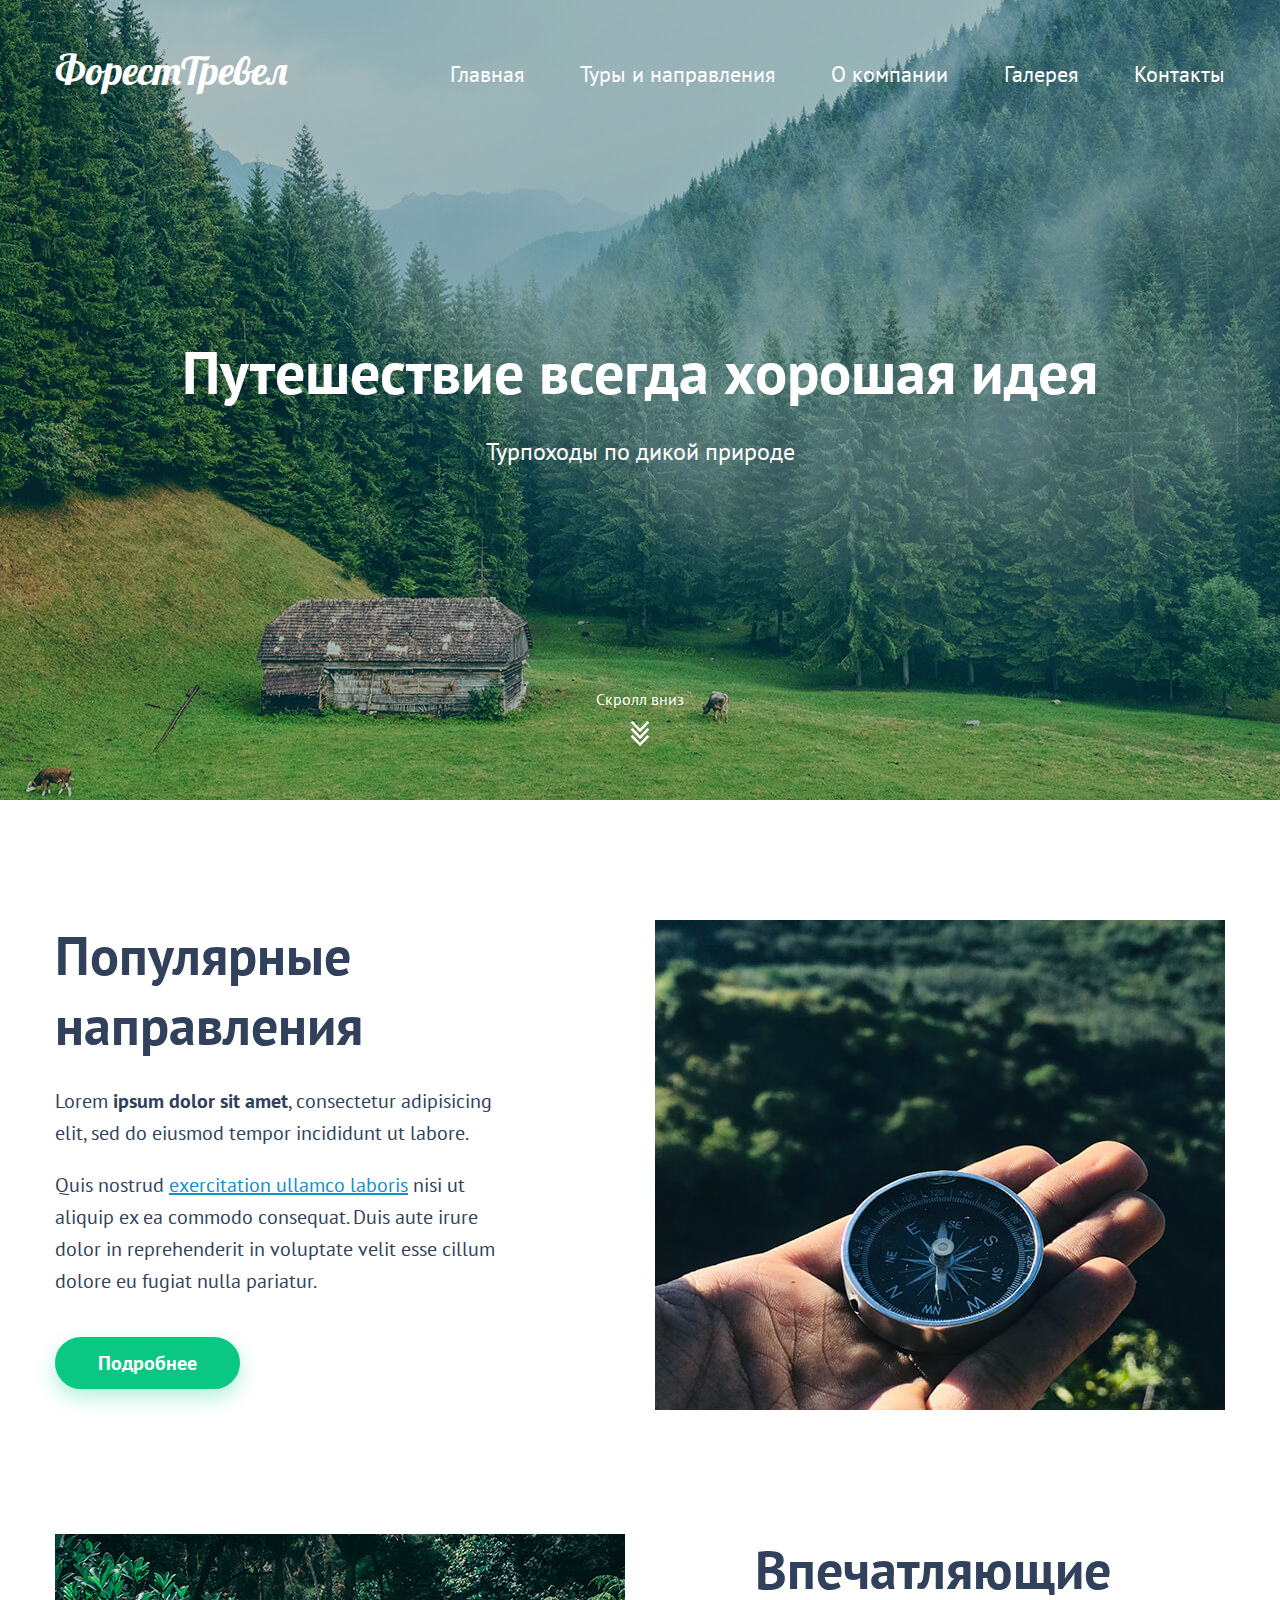
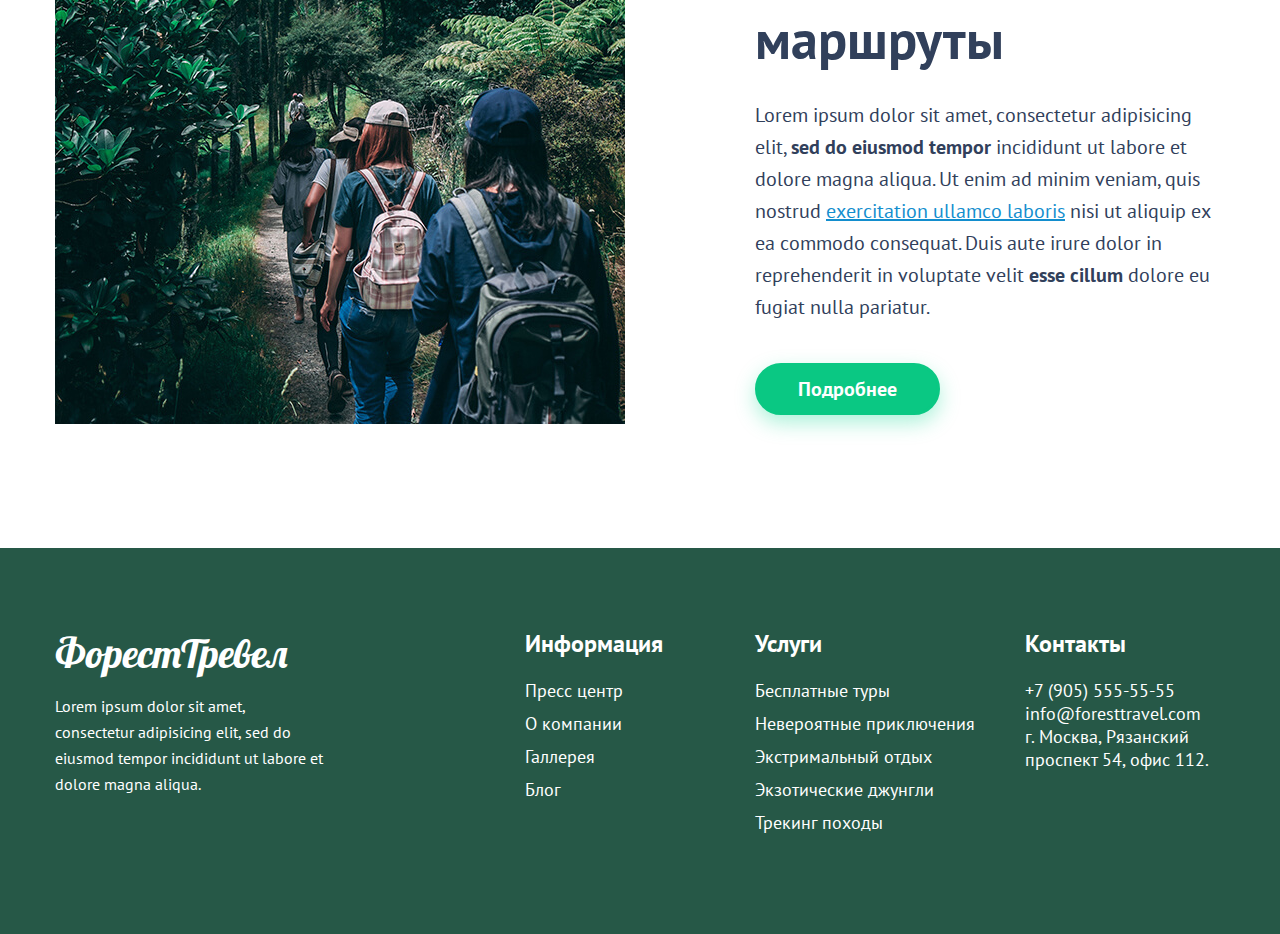
<file: docs/index.html>
<!DOCTYPE html>
<html lang="ru">
  <head>
    <meta charset="UTF-8" />
    <meta name="viewport" content="width=device-width, initial-scale=1.0" />
    <meta http-equiv="X-UA-Compatible" content="ie=edge" />
    <title>ФорестТревел - Турпоходы по дикой природе</title>
    <link rel="stylesheet" href="main.css" />
    <link
      href="https://fonts.googleapis.com/css?family=Lobster|PT+Sans:400,400i,700,700i&display=swap&subset=cyrillic-ext,latin-ext"
      rel="stylesheet"
    />
  </head>
  <body>
    <div class="header">
      <div class="container">
        <div class="logo"><a href="#">ФорестТревел</a></div>
        <div class="navigation">
          <a href="#" class="navigation-link">Главная</a>
          <a href="tours_directions.html" class="navigation-link">Туры и направления</a>
          <a href="#" class="navigation-link">О компании</a>
          <a href="#" class="navigation-link">Галерея</a>
          <a href="./contacts.html" class="navigation-link">Контакты</a>
        </div>
      </div>
      <div class="header-content">
        <h2 class="header-title">Путешествие всегда хорошая идея</h2>
        <h3 class="header-subtitle">Турпоходы по дикой природе</h3>
      </div>
      <div class="header-scroll">
        <div class="header-scroll-text">
          Скролл вниз
        </div>
        <img src="./img/arrow-down.png" alt="scroll-icon" />
      </div>
    </div>
    <!-- //header -->

    <!-- section-content -->
    <div class="section-content">
      <div class="container">
        <div class="content-row">
          <div class="content-description float-left">
            <h3 class="content-title">Популярные направления</h3>
            <div class="content-text">
              <p>
                Lorem <strong>ipsum dolor sit amet</strong>, consectetur
                adipisicing elit, sed do eiusmod tempor incididunt ut labore.
              </p>
              <p>
                Quis nostrud
                <a href="some-page.html">exercitation ullamco laboris</a> nisi
                ut aliquip ex ea commodo consequat. Duis aute irure dolor in
                reprehenderit in voluptate velit esse cillum dolore eu fugiat
                nulla pariatur.
              </p>
            </div>
            <a href="#" class="button">Подробнее</a>
          </div>
          <div class="content-image float-right">
            <img src="./img/image-1.jpg" alt="popular directions" />
          </div>
        </div>
        <!-- content-row (1) -->
        <div class="content-row">
          <div class="content-image float-left">
            <img src="./img/image-2.jpg" alt="amazing routs" />
          </div>
          <div class="content-description float-right">
            <h3 class="content-title">Впечатляющие маршруты</h3>
            <div class="content-text">
              <p>
                Lorem ipsum dolor sit amet, consectetur adipisicing elit,
                <strong>sed do eiusmod tempor</strong> incididunt ut labore et
                dolore magna aliqua. Ut enim ad minim veniam, quis nostrud
                <a href="some-page2.html">exercitation ullamco laboris</a> nisi
                ut aliquip ex ea commodo consequat. Duis aute irure dolor in
                reprehenderit in voluptate velit
                <strong>esse cillum</strong> dolore eu fugiat nulla pariatur.
              </p>
            </div>
            <a href="#" class="button">Подробнее</a>
          </div>
        </div>
        <!-- //content-row (2) -->
      </div>
      <!-- //container -->
    </div>
    <!-- //section-content -->

    <!-- footer -->
    <div class="footer">
      <div class="container">
        <div class="footer-left">
          <div class="footer-logo">ФорестТревел</div>
          <div class="footer-about">
            Lorem ipsum dolor sit amet, consectetur adipisicing elit, sed do
            eiusmod tempor incididunt ut labore et dolore magna aliqua.
          </div>
        </div>
        <!-- footer-left -->
        <div class="footer-right">
          <!-- footer-col-info -->
          <div class="footer-col footer-col-info">
            <div class="footer-title">
              Информация
            </div>
            <ul class="footer-list">
              <li class="footer-list-item">
                <a href="#" class="footer-list-link">Пресс центр</a>
              </li>
              <li class="footer-list-item">
                <a href="#" class="footer-list-link">О компании</a>
              </li>
              <li class="footer-list-item">
                <a href="#" class="footer-list-link">Галлерея</a>
              </li>
              <li class="footer-list-item">
                <a href="#" class="footer-list-link">Блог</a>
              </li>
            </ul>
          </div>
          <!-- footer-col-info -->
          <!-- //footer-col-sevices -->
          <div class="footer-col footer-col-sevices">
            <div class="footer-title">
              Услуги
            </div>
            <ul class="footer-list">
              <li class="footer-list-item">
                <a href="#" class="footer-list-link">Бесплатные туры</a>
              </li>
              <li class="footer-list-item">
                <a href="#" class="footer-list-link">Невероятные приключения</a>
              </li>
              <li class="footer-list-item">
                <a href="#" class="footer-list-link">Экстримальный отдых</a>
              </li>
              <li class="footer-list-item">
                <a href="#" class="footer-list-link">Экзотические джунгли</a>
              </li>
              <li class="footer-list-item">
                <a href="#" class="footer-list-link">Трекинг походы</a>
              </li>
            </ul>
          </div>
          <!-- //footer-col-sevices -->
          <!-- //footer-col-contacts -->
          <div class="footer-col footer-col-contacts">
            <div class="footer-title">
              Контакты
            </div>
            <p>+7 (905) 555-55-55</p>
            <p>info@foresttravel.com</p>
            <p>г. Москва, Рязанский проспект 54, офис 112.</p>
          </div>
          <!-- //footer-col-contacts -->
        </div>
        <!-- footer-right -->
      </div>
      <!-- //container -->
    </div>
    <!-- //footer -->
  </body>
</html>
</file>
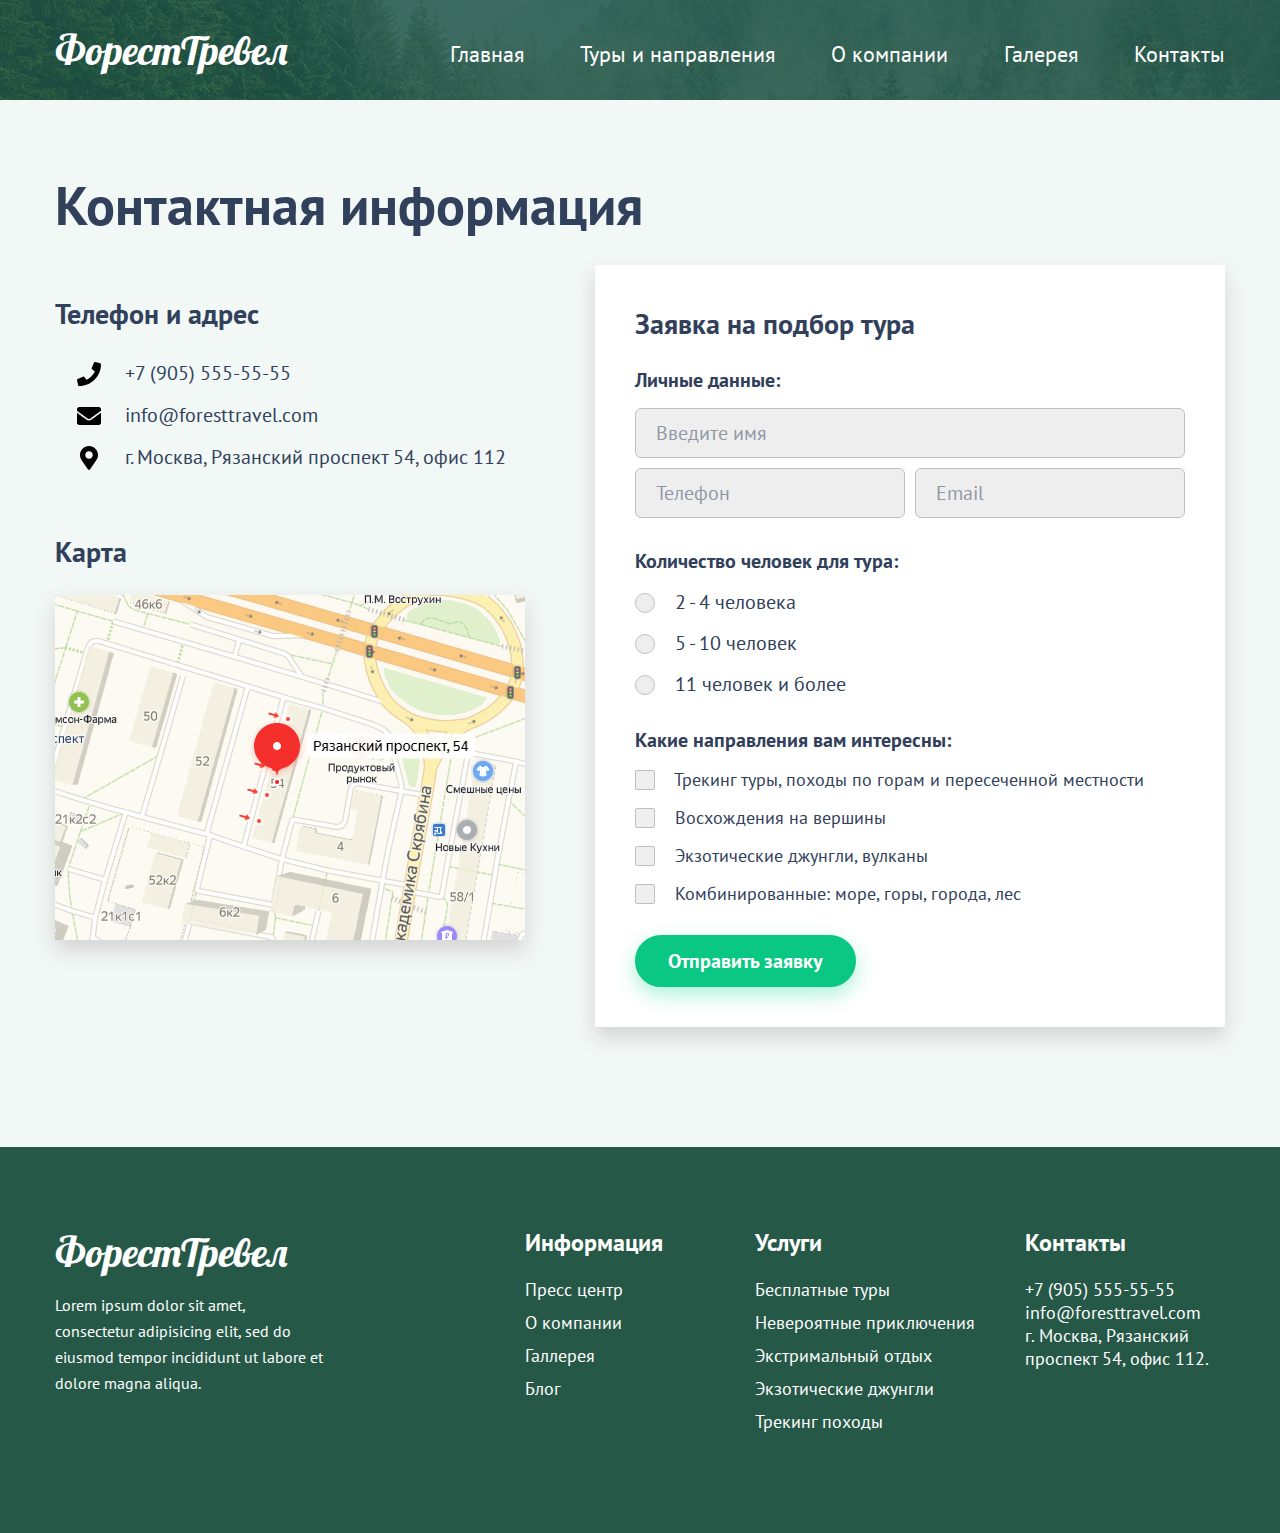
<file: docs/contacts.html>
<!DOCTYPE html>
<html lang="ru">
  <head>
    <meta charset="UTF-8" />
    <meta name="viewport" content="width=device-width, initial-scale=1.0" />
    <meta http-equiv="X-UA-Compatible" content="ie=edge" />
    <title>Контакты - ФорестТревел</title>
    <link rel="stylesheet" href="main.css" />
    <link
      href="https://fonts.googleapis.com/css?family=Lobster|PT+Sans:400,400i,700,700i&display=swap&subset=cyrillic-ext,latin-ext"
      rel="stylesheet"
    />
  </head>
  <body class="bg-inner">
    <!-- header-inner -->
    <div class="header-inner">
      <div class="container">
        <div class="logo"><a href="#">ФорестТревел</a></div>
        <div class="navigation">
          <a href="index.html" class="navigation-link">Главная</a>
          <a href="tours_directions.html" class="navigation-link"
            >Туры и направления</a
          >
          <a href="#" class="navigation-link">О компании</a>
          <a href="#" class="navigation-link">Галерея</a>
          <a href="#" class="navigation-link">Контакты</a>
        </div>
      </div>
      <!-- container -->
    </div>
    <!-- //header-inner -->

    <!-- section-content-inner -->
    <div class="section-content-inner">
      <div class="container">
        <h1 class="content-title">Контактная информация</h1>
        <!-- row -->
        <div class="row">
          <!-- address -->
          <div class="contact-address">
            <h3 class="title-medium">Телефон и адрес</h3>
            <ul class="contact-list">
              <li class="contact-list-item contact-list-item-phone">
                <a href="tel:+79055555555">+7 (905) 555-55-55</a>
              </li>
              <li class="contact-list-item contact-list-item-email">
                <a href="mailto:info@foresttravel.com">info@foresttravel.com</a>
              </li>
              <li class="contact-list-item contact-list-item-address">
                г. Москва, Рязанский проспект 54, офис 112
              </li>
            </ul>
            <h3 class="title-medium">Карта</h3>
            <div class="map-holder">
              <img src="./img/map.jpg" alt="map" />
            </div>
          </div>
          <!-- // address -->
          <!-- Feedback-form -->
          <div class="feedback-form">
            <div class="form">
              <h3 class="title-medium">Заявка на подбор тура</h3>
              <!-- formgroup inputs-->
              <div class="formgroup">
                <h4 class="title-micro">Личные данные:</h4>

                <input type="text" placeholder="Введите имя" class="input" />
                <div class="row">
                  <input
                    type="text"
                    placeholder="Телефон"
                    class="input input-inline"
                  />
                  <input
                    type="email"
                    placeholder="Email"
                    class="input input-inline"
                  />
                </div>
              </div>
              <!-- //formgroup inputs-->

              <!-- formgroup radio-->
              <div class="formgroup">
                <h4 class="title-micro">Количество человек для тура:</h4>

                <label class="label-radio">
                  <input type="radio" name="people-number" class="real-radio" />
                  <span class="custom-radio"></span>
                  2 - 4 человека</label
                >
                <label class="label-radio">
                  <input type="radio" name="people-number" class="real-radio" />
                  <span class="custom-radio"></span>
                  5 - 10 человек</label
                >
                <label class="label-radio"
                  ><input
                    type="radio"
                    name="people-number"
                    class="real-radio"
                  />
                  <span class="custom-radio"></span>
                  11 человек и более</label
                >
              </div>
              <!-- //formgroup radio-->

              <!-- formgroup checkbox-->
              <div class="formgroup">
                <h4 class="title-micro">Какие направления вам интересны:</h4>

                <label class="label-checkbox"
                  ><input type="checkbox" class="real-checkbox" />
                  <span class="custom-checkbox"></span>
                  Трекинг туры, походы по горам и пересеченной местности</label
                >

                <label class="label-checkbox"
                  ><input type="checkbox" class="real-checkbox" />
                  <span class="custom-checkbox"></span>
                  Восхождения на вершины</label
                >

                <label class="label-checkbox"
                  ><input type="checkbox" class="real-checkbox" />
                  <span class="custom-checkbox"></span>
                  Экзотические джунгли, вулканы</label
                >

                <label class="label-checkbox"
                  ><input type="checkbox" class="real-checkbox" />
                  <span class="custom-checkbox"></span>
                  Комбинированные: море, горы, города, лес</label
                >
              </div>
              <!-- //formgroup checkbox-->
              <input
                type="submit"
                value="Отправить заявку"
                class="button button-form"
              />
            </div>
            <!-- //form -->
          </div>
          <!-- //Feedback-form -->
        </div>
        <!-- //row -->
      </div>
      <!-- // container -->
    </div>
    <!-- // section-content-inner -->
    <!-- footer -->
    <div class="footer">
      <div class="container">
        <div class="footer-left">
          <div class="footer-logo">ФорестТревел</div>
          <div class="footer-about">
            Lorem ipsum dolor sit amet, consectetur adipisicing elit, sed do
            eiusmod tempor incididunt ut labore et dolore magna aliqua.
          </div>
        </div>
        <!-- footer-left -->
        <div class="footer-right">
          <!-- footer-col-info -->
          <div class="footer-col footer-col-info">
            <div class="footer-title">
              Информация
            </div>
            <ul class="footer-list">
              <li class="footer-list-item">
                <a href="#" class="footer-list-link">Пресс центр</a>
              </li>
              <li class="footer-list-item">
                <a href="#" class="footer-list-link">О компании</a>
              </li>
              <li class="footer-list-item">
                <a href="#" class="footer-list-link">Галлерея</a>
              </li>
              <li class="footer-list-item">
                <a href="#" class="footer-list-link">Блог</a>
              </li>
            </ul>
          </div>
          <!-- footer-col-info -->
          <!-- //footer-col-sevices -->
          <div class="footer-col footer-col-sevices">
            <div class="footer-title">
              Услуги
            </div>
            <ul class="footer-list">
              <li class="footer-list-item">
                <a href="#" class="footer-list-link">Бесплатные туры</a>
              </li>
              <li class="footer-list-item">
                <a href="#" class="footer-list-link">Невероятные приключения</a>
              </li>
              <li class="footer-list-item">
                <a href="#" class="footer-list-link">Экстримальный отдых</a>
              </li>
              <li class="footer-list-item">
                <a href="#" class="footer-list-link">Экзотические джунгли</a>
              </li>
              <li class="footer-list-item">
                <a href="#" class="footer-list-link">Трекинг походы</a>
              </li>
            </ul>
          </div>
          <!-- //footer-col-sevices -->
          <!-- //footer-col-contacts -->
          <div class="footer-col footer-col-contacts">
            <div class="footer-title">
              Контакты
            </div>
            <p>+7 (905) 555-55-55</p>
            <p>info@foresttravel.com</p>
            <p>г. Москва, Рязанский проспект 54, офис 112.</p>
          </div>
          <!-- //footer-col-contacts -->
        </div>
        <!-- footer-right -->
      </div>
      <!-- //container -->
    </div>
    <!-- //footer -->
  </body>
</html>
</file>
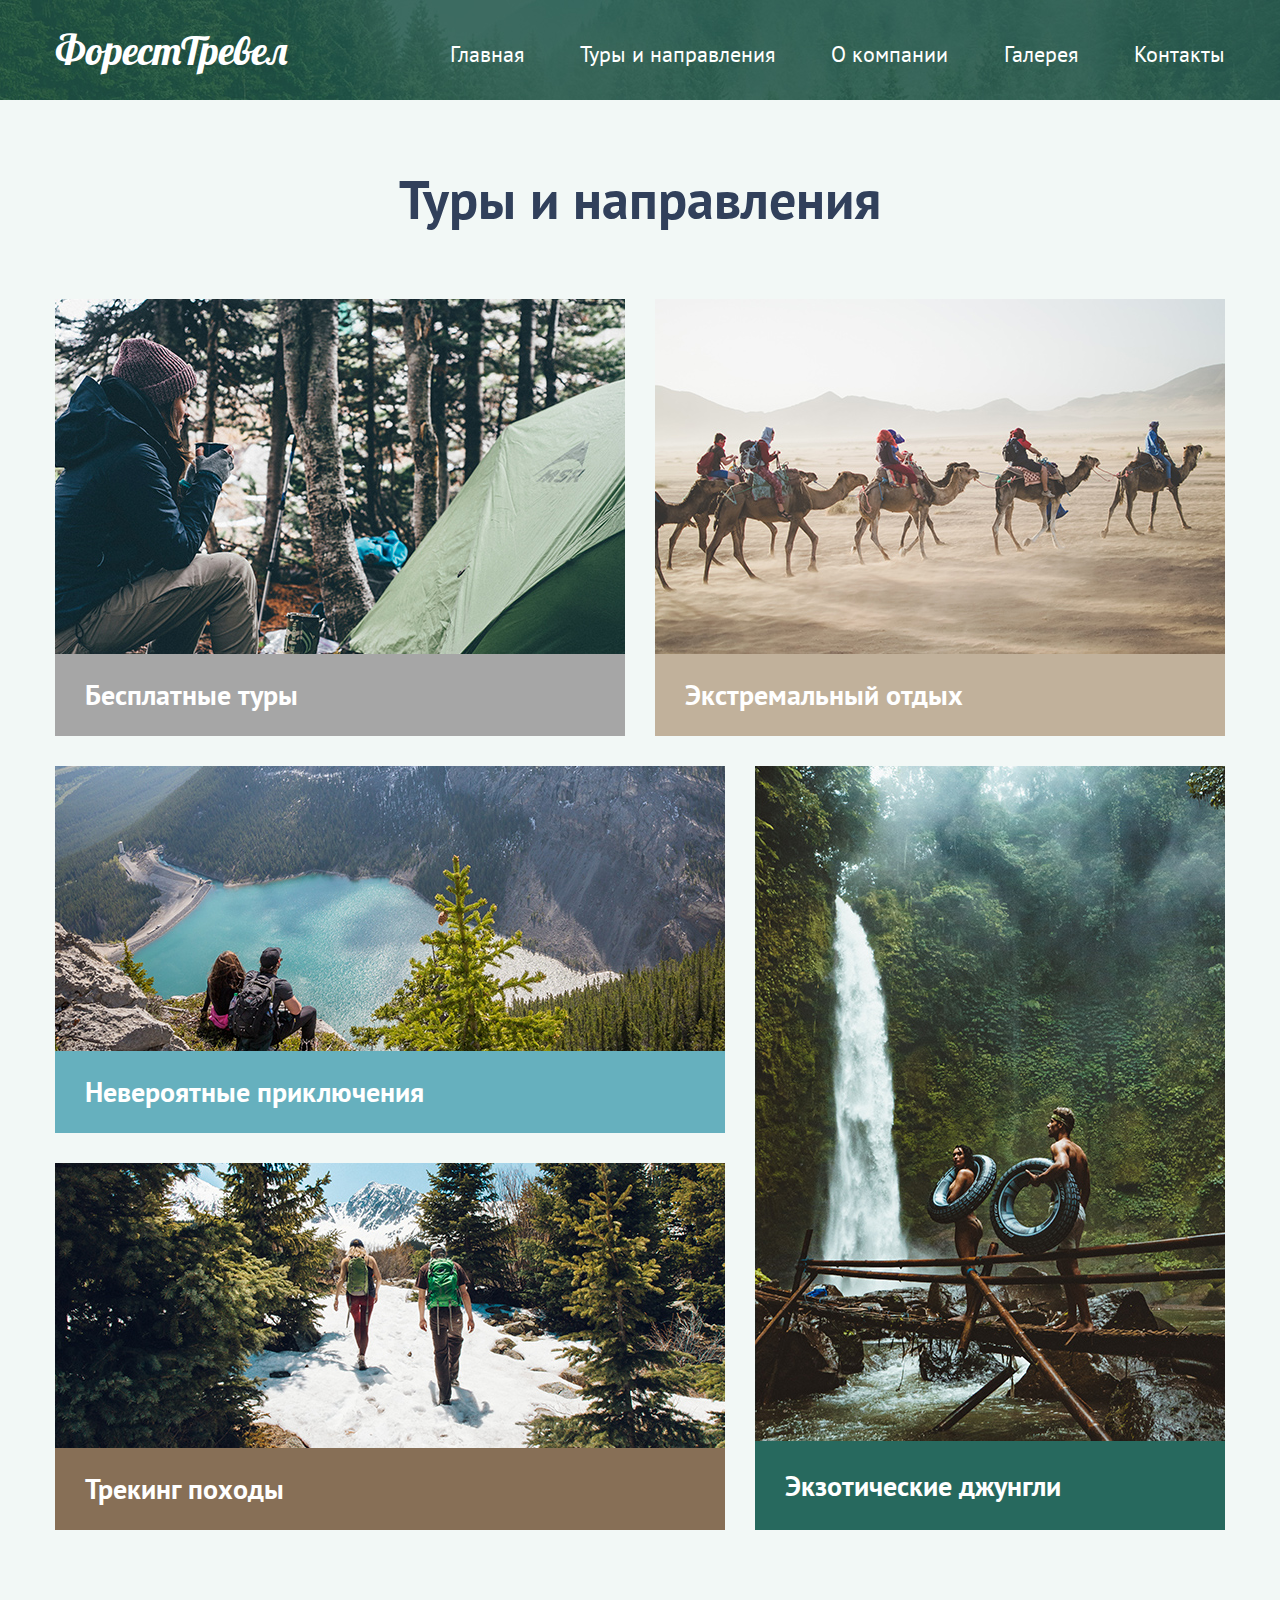
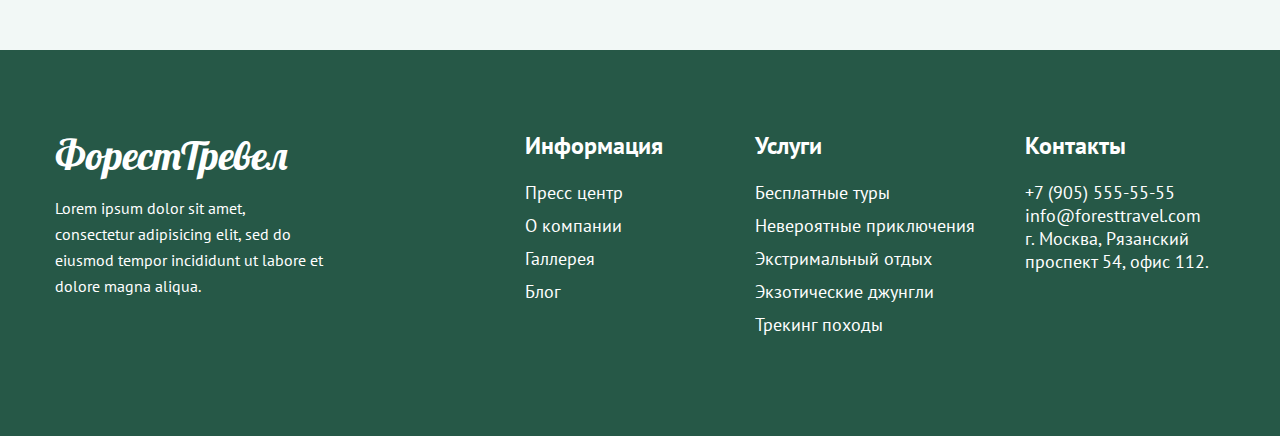
<file: docs/tours_directions.html>
<!DOCTYPE html>
<html lang="ru">
  <head>
    <meta charset="UTF-8" />
    <meta name="viewport" content="width=device-width, initial-scale=1.0" />
    <meta http-equiv="X-UA-Compatible" content="ie=edge" />
    <title>Туры и направления</title>
    <link rel="stylesheet" href="main.css" />
    <link
      href="https://fonts.googleapis.com/css?family=Lobster|PT+Sans:400,400i,700,700i&display=swap&subset=cyrillic-ext,latin-ext"
      rel="stylesheet"
    />
  </head>
  <body class="bg-inner">
    <!-- header-inner -->
    <div class="header-inner">
      <div class="container">
        <div class="logo"><a href="#">ФорестТревел</a></div>
        <div class="navigation">
          <a href="index.html" class="navigation-link">Главная</a>
          <a href="#" class="navigation-link">Туры и направления</a>
          <a href="#" class="navigation-link">О компании</a>
          <a href="#" class="navigation-link">Галерея</a>
          <a href="contacts.html" class="navigation-link">Контакты</a>
        </div>
      </div>
      <!-- container -->
    </div>
    <!-- //header-inner -->

    <!-- section-content-inner -->
    <div class="section-content-inner">
      <div class="container">
        <h1 class="content-title center">Туры и направления</h1>
        <!-- tour-block (upper) -->
        <div class="tour-block">
          <div class="infocell float-left">
            <div class="tour">
              <a href="#"
                ><img
                  src="./img/tours-directions/free-of-charge.jpg"
                  alt="free-tours"
              /></a>
              <a href="#" class="tour-link free">
                Бесплатные туры
              </a>
            </div>
          </div>
          <div class="infocell float-right">
            <div class="tour">
              <a href="#"
                ><img src="./img/tours-directions/extreme.jpg" alt="extreme"
              /></a>
              <a href="#" class="tour-link extreme">
                Экстремальный отдых
              </a>
            </div>
          </div>
        </div>
        <!-- //tour-block (upper) -->

        <!-- tour-block (lower) -->
        <div class="tour-block">
          <div class="infocell float-right">
            <div class="tour">
              <a href="#"
                ><img src="./img/tours-directions/jungle.jpg" alt="jungle"
              /></a>
              <a href="#" class="tour-link jungle">
                Экзотические джунгли
              </a>
            </div>
          </div>
          <div class="infocell float-left margin-bottom-30">
            <div class="tour">
              <a href="#"
                ><img
                  src="./img/tours-directions/adventures.jpg"
                  alt="adventures"
              /></a>
              <a href="#" class="tour-link adventure">
                Невероятные приключения
              </a>
            </div>
          </div>
          <div class="infocell float-left">
            <div class="tour">
              <a href="tracking.html"
                ><img src="./img/tours-directions/tracking.jpg" alt="tracking"
              /></a>
              <a href="tracking.html" class="tour-link tracking">
                Трекинг походы
              </a>
            </div>
          </div>
        </div>
        <!-- // tour-block (lower) -->
      </div>
      <!-- // container -->
    </div>
    <!-- // section-content-inner -->
    <!-- footer -->
    <div class="footer">
      <div class="container">
        <div class="footer-left">
          <div class="footer-logo">ФорестТревел</div>
          <div class="footer-about">
            Lorem ipsum dolor sit amet, consectetur adipisicing elit, sed do
            eiusmod tempor incididunt ut labore et dolore magna aliqua.
          </div>
        </div>
        <!-- footer-left -->
        <div class="footer-right">
          <!-- footer-col-info -->
          <div class="footer-col footer-col-info">
            <div class="footer-title">
              Информация
            </div>
            <ul class="footer-list">
              <li class="footer-list-item">
                <a href="#" class="footer-list-link">Пресс центр</a>
              </li>
              <li class="footer-list-item">
                <a href="#" class="footer-list-link">О компании</a>
              </li>
              <li class="footer-list-item">
                <a href="#" class="footer-list-link">Галлерея</a>
              </li>
              <li class="footer-list-item">
                <a href="#" class="footer-list-link">Блог</a>
              </li>
            </ul>
          </div>
          <!-- footer-col-info -->
          <!-- //footer-col-sevices -->
          <div class="footer-col footer-col-sevices">
            <div class="footer-title">
              Услуги
            </div>
            <ul class="footer-list">
              <li class="footer-list-item">
                <a href="#" class="footer-list-link">Бесплатные туры</a>
              </li>
              <li class="footer-list-item">
                <a href="#" class="footer-list-link">Невероятные приключения</a>
              </li>
              <li class="footer-list-item">
                <a href="#" class="footer-list-link">Экстримальный отдых</a>
              </li>
              <li class="footer-list-item">
                <a href="#" class="footer-list-link">Экзотические джунгли</a>
              </li>
              <li class="footer-list-item">
                <a href="#" class="footer-list-link">Трекинг походы</a>
              </li>
            </ul>
          </div>
          <!-- //footer-col-sevices -->
          <!-- //footer-col-contacts -->
          <div class="footer-col footer-col-contacts">
            <div class="footer-title">
              Контакты
            </div>
            <p>+7 (905) 555-55-55</p>
            <p>info@foresttravel.com</p>
            <p>г. Москва, Рязанский проспект 54, офис 112.</p>
          </div>
          <!-- //footer-col-contacts -->
        </div>
        <!-- footer-right -->
      </div>
      <!-- //container -->
    </div>
    <!-- //footer -->
  </body>
</html>
</file>
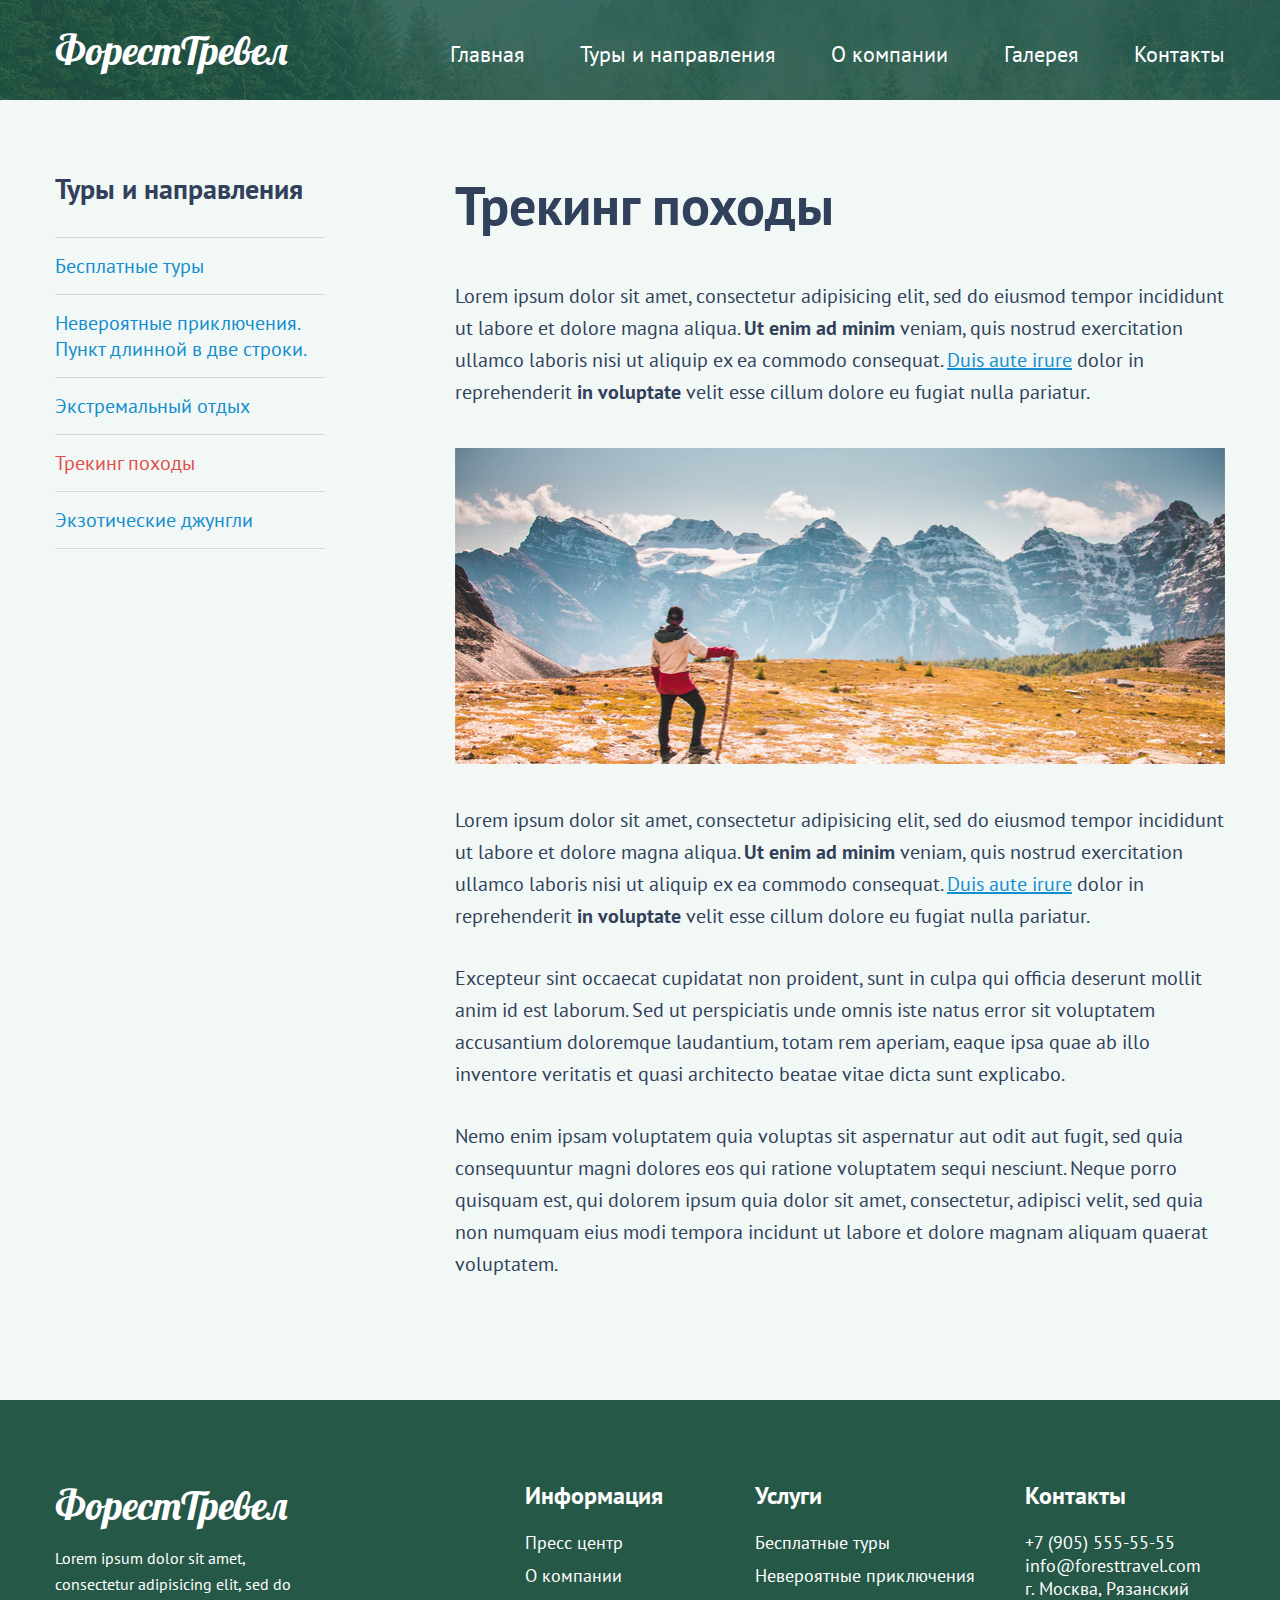
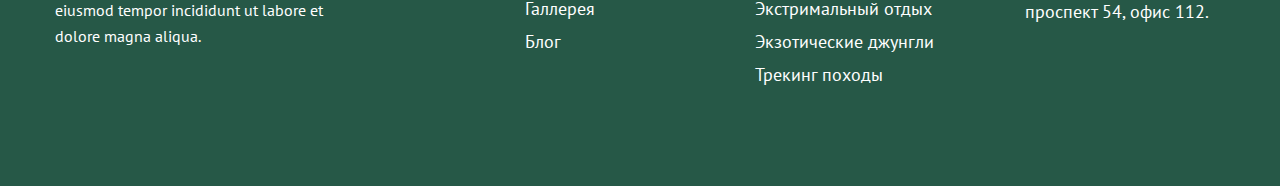
<file: docs/tracking.html>
<!DOCTYPE html>
<html lang="ru">
  <head>
    <meta charset="UTF-8" />
    <meta name="viewport" content="width=device-width, initial-scale=1.0" />
    <meta http-equiv="X-UA-Compatible" content="ie=edge" />
    <title>Трекинг походы - ФорестТревел</title>
    <link rel="stylesheet" href="main.css" />
    <link
      href="https://fonts.googleapis.com/css?family=Lobster|PT+Sans:400,400i,700,700i&display=swap&subset=cyrillic-ext,latin-ext"
      rel="stylesheet"
    />
  </head>
  <body class="bg-inner">
    <!-- header-inner -->
    <div class="header-inner">
      <div class="container">
        <div class="logo"><a href="#">ФорестТревел</a></div>
        <div class="navigation">
          <a href="index.html" class="navigation-link">Главная</a>
          <a href="tours_directions.html" class="navigation-link"
            >Туры и направления</a
          >
          <a href="#" class="navigation-link">О компании</a>
          <a href="#" class="navigation-link">Галерея</a>
          <a href="contacts.html" class="navigation-link">Контакты</a>
        </div>
      </div>
      <!-- container -->
    </div>
    <!-- //header-inner -->

    <!-- section-content-inner -->
    <div class="section-content-inner">
      <div class="container">
        <div class="row">
          <div class="tours-list-block float-left">
            <h3 class="title-medium margin-bottom-30">
              <a href="./tours_directions.html" class="medium-link"
                >Туры и направления</a
              >
            </h3>
            <ul class="tours-list">
              <li><a href="#" class="tour-type">Бесплатные туры</a></li>
              <li>
                <a href="#" class="tour-type">
                  Невероятные приключения. Пункт длинной в две строки.</a
                >
              </li>
              <li><a href="#" class="tour-type">Экстремальный отдых</a></li>
              <li>
                <a href="tracking.html" class="tour-type translated-link"
                  >Трекинг походы
                </a>
              </li>
              <li>
                <a href="#" class="tour-type">Экзотические джунгли</a>
              </li>
            </ul>
          </div>
          <!------------ // tours-list-block ------------>
          <div class="state-block float-right">
            <h1 class="state-title">Трекинг походы</h1>
            <div class="state-text">
              <p>
                Lorem ipsum dolor sit amet, consectetur adipisicing elit, sed do
                eiusmod tempor incididunt ut labore et dolore magna aliqua.
                <strong>Ut enim ad minim</strong> veniam, quis nostrud
                exercitation ullamco laboris nisi ut aliquip ex ea commodo
                consequat. <a href="#">Duis aute irure</a> dolor in
                reprehenderit <strong>in voluptate</strong> velit esse cillum
                dolore eu fugiat nulla pariatur.
              </p>
            </div>
            <img
              src="./img/tours-directions/dicsription/tracking-disc-img.jpg"
              alt="Трекинг походы"
              class="traking-img"
            />
            <div class="state-text">
              <p>
                Lorem ipsum dolor sit amet, consectetur adipisicing elit, sed do
                eiusmod tempor incididunt ut labore et dolore magna aliqua.
                <strong>Ut enim ad minim</strong> veniam, quis nostrud
                exercitation ullamco laboris nisi ut aliquip ex ea commodo
                consequat. <a href="#">Duis aute irure</a> dolor in
                reprehenderit <strong>in voluptate</strong> velit esse cillum
                dolore eu fugiat nulla pariatur.
              </p>
              <p>
                Excepteur sint occaecat cupidatat non proident, sunt in culpa
                qui officia deserunt mollit anim id est laborum. Sed ut
                perspiciatis unde omnis iste natus error sit voluptatem
                accusantium doloremque laudantium, totam rem aperiam, eaque ipsa
                quae ab illo inventore veritatis et quasi architecto beatae
                vitae dicta sunt explicabo.
              </p>
              <p>
                Nemo enim ipsam voluptatem quia voluptas sit aspernatur aut odit
                aut fugit, sed quia consequuntur magni dolores eos qui ratione
                voluptatem sequi nesciunt. Neque porro quisquam est, qui dolorem
                ipsum quia dolor sit amet, consectetur, adipisci velit, sed quia
                non numquam eius modi tempora incidunt ut labore et dolore
                magnam aliquam quaerat voluptatem.
              </p>
            </div>
            <!-- //content-text -->
          </div>
          <!-- //state-block -->
        </div>
        <!-- //row -->
      </div>
      <!-- // container -->
    </div>
    <!-- // section-content-inner -->
    <!-- footer -->
    <div class="footer">
      <div class="container">
        <div class="footer-left">
          <div class="footer-logo">ФорестТревел</div>
          <div class="footer-about">
            Lorem ipsum dolor sit amet, consectetur adipisicing elit, sed do
            eiusmod tempor incididunt ut labore et dolore magna aliqua.
          </div>
        </div>
        <!-- footer-left -->
        <div class="footer-right">
          <!-- footer-col-info -->
          <div class="footer-col footer-col-info">
            <div class="footer-title">
              Информация
            </div>
            <ul class="footer-list">
              <li class="footer-list-item">
                <a href="#" class="footer-list-link">Пресс центр</a>
              </li>
              <li class="footer-list-item">
                <a href="#" class="footer-list-link">О компании</a>
              </li>
              <li class="footer-list-item">
                <a href="#" class="footer-list-link">Галлерея</a>
              </li>
              <li class="footer-list-item">
                <a href="#" class="footer-list-link">Блог</a>
              </li>
            </ul>
          </div>
          <!-- footer-col-info -->
          <!-- //footer-col-sevices -->
          <div class="footer-col footer-col-sevices">
            <div class="footer-title">
              Услуги
            </div>
            <ul class="footer-list">
              <li class="footer-list-item">
                <a href="#" class="footer-list-link">Бесплатные туры</a>
              </li>
              <li class="footer-list-item">
                <a href="#" class="footer-list-link">Невероятные приключения</a>
              </li>
              <li class="footer-list-item">
                <a href="#" class="footer-list-link">Экстримальный отдых</a>
              </li>
              <li class="footer-list-item">
                <a href="#" class="footer-list-link">Экзотические джунгли</a>
              </li>
              <li class="footer-list-item">
                <a href="#" class="footer-list-link">Трекинг походы</a>
              </li>
            </ul>
          </div>
          <!-- //footer-col-sevices -->
          <!-- //footer-col-contacts -->
          <div class="footer-col footer-col-contacts">
            <div class="footer-title">
              Контакты
            </div>
            <p>+7 (905) 555-55-55</p>
            <p>info@foresttravel.com</p>
            <p>г. Москва, Рязанский проспект 54, офис 112.</p>
          </div>
          <!-- //footer-col-contacts -->
        </div>
        <!-- footer-right -->
      </div>
      <!-- //container -->
    </div>
    <!-- //footer -->
  </body>
</html>
</file>
<file: docs/main.css>
* {
  box-sizing: border-box;
}

body {
  margin: 0;
  font-family: "PT Sans", sans-serif;
  color: #31405b;
}

.container {
  width: 1170px;
  margin-left: auto;
  margin-right: auto;
}

.container::after {
  content: "";
  clear: both;
  display: table;
}

.row::after {
  content: "";
  clear: both;
  display: table;
}

.title-medium {
  margin-bottom: 25px;
  margin-top: 0;

  font-size: 28px;
  font-weight: 700;
}

.title-micro {
  margin: 0;
  margin-bottom: 15px;

  font-size: 20px;
  font-weight: 700;
}

.button {
  background-color: #0ac883;
  border: 3px solid #0ac883;
  padding-left: 40px;
  padding-right: 40px;
  padding-top: 8px;
  padding-bottom: 8px;

  display: inline-block;
  border-radius: 50px;
  font-size: 20px;
  color: #fff;
  font-weight: 700;
  text-decoration: none;
  font-family: "PT Sans", sans-serif;
  line-height: 1.5;
  box-shadow: 0px 8px 20px 0px rgba(24, 219, 148, 0.35);

  cursor: pointer;
}

.button:hover {
  background-color: #16f7a4;
  transition: background-color 0.2s ease-in;
}

.button:active {
  background-color: #07a96e;
}

.button-form {
  padding-left: 30px;
  padding-right: 30px;
}

.button:focus {
  outline: none;
  border: 3px solid #07a96e;
  box-shadow: 0px 0px 10px 0 #08e997;
}

h1,
h2,
h3,
p {
  margin: 0;
  padding: 0;
}

.float-left {
  float: left;
}

.float-right {
  float: right;
}

/* header */

.header {
  background-color: #1a4f27;
  width: 100%;
  height: 800px;
  position: relative;
  padding-top: 45px;

  background-image: url(./img/header-bg.jpg);
  background-repeat: no-repeat;
  background-position: center;
  background-size: cover;

  color: #fff;
}

.logo {
  float: left;
  width: 270px;

  font-family: "Lobster", cursive;
  font-size: 40px;
  line-height: normal;
  color: #fff;
}

.logo a {
  color: #fff;
  text-decoration: none;
}

.logo a:hover {
  text-shadow: 1px 1px 2px black;
  transition: text-shadow 0.2s ease-in;
}

.logo a:visited {
  color: #fff;
  text-decoration: none;
}

.navigation {
  float: right;
  width: 870px;
  padding-top: 15px;

  font-size: 22px;
  text-align: right;
}

.navigation-link {
  text-decoration: none;
  display: inline-block;
  margin-right: 50px;
  color: #fff;
}

.navigation-link:hover {
  text-decoration: underline;
}

.navigation-link:last-child {
  margin-right: 0;
}

.header-content {
  width: 1170px;
  position: absolute;
  top: 50%;
  left: 50%;
  transform: translate(-50%, -50%);
  text-align: center;
}

.header-title {
  font-size: 60px;
  font-weight: 700;
  margin: 0;
  margin-bottom: 25px;
}

.header-subtitle {
  font-size: 24px;
  margin: 0;
  font-weight: 400;
}

.header-scroll {
  width: 200px;
  position: absolute;
  left: 50%;
  bottom: 50px;
  transform: translateX(-50%);
  text-align: center;
}

.header-scroll-text {
  font-size: 16px;
  margin-bottom: 12px;
}

/* ---------------- //header * ---------------- /

/* ---------------- header-inner ----------------*/

.header-inner {
  padding-top: 25px;
  padding-bottom: 25px;

  background-image: url("./img/header-inner-bg.jpg");
  background-repeat: no-repeat;
  background-size: cover;
  background-position: center;
}

/* //header-inner */

/* section-content-inner */

.bg-inner {
  background-color: #f2f8f6;
}

.section-content-inner {
  padding-top: 70px;
  padding-bottom: 120px;
}

/* contacts */
.contact-address {
  float: left;
  width: 470px;
  padding-top: 30px;
}

.feedback-form {
  float: right;
  width: 630px;
}

.contact-list {
  margin: 0;
  margin-bottom: 60px;
  padding: 0;
  padding-left: 70px;

  list-style-type: none;
  font-size: 20px;
  line-height: 1.6;
}

.contact-list-item {
  margin-bottom: 10px;
  position: relative;
}

.contact-list-item:last-child {
  margin-bottom: 0;
}

.contact-list-item::before {
  position: absolute;
  content: "";
  width: 24px;
  height: 24px;
  top: 5px;
  left: -48px;

  background-repeat: no-repeat;
  background-size: contain;
  background-position: center;
}

.contact-list-item a {
  text-decoration: none;
  color: inherit;
}

.contact-list-item a:hover {
  text-shadow: 1px 1px 2px black;
  transition: text-shadow ease-in;
}

.contact-list-item-phone::before {
  background-image: url(./img/icons/phone-solid.svg);
}

.contact-list-item-email::before {
  background-image: url(./img/icons/envelope-solid.svg);
}

.contact-list-item-address::before {
  background-image: url(./img/icons/map-marker-alt-solid.svg);
}

.map-holder {
  box-shadow: 0px 10px 20px 0px rgba(211, 211, 211, 1);
}

.map-holder img {
  display: block;
}

/* //contacts */

/* // ------------section-content-inner------------ */

/* section-content */
.section-content {
  padding-bottom: 120px;
  padding-top: 120px;
}

.content-row {
  margin-bottom: 120px;
}

.content-row:last-child {
  margin-bottom: 0;
}

.content-row::after {
  content: "";
  clear: both;
  display: table;
}

.content-description {
  width: 470px;
}

.content-image {
  width: 570px;
}

.content-title {
  font-size: 54px;
  font-weight: 700;
  color: #31405b;
  margin-top: 0;
  margin-bottom: 25px;
}

.center {
  text-align: center;
  margin-bottom: 70px;
  line-height: 1.1;
}

.content-text {
  margin-bottom: 40px;
}

.content-text:last-child {
  margin-bottom: 0;
}

.content-text p {
  color: #31405b;
  margin-bottom: 20px;
  line-height: 1.6;
  font-size: 20px;
}

.content-text p:last-child {
  margin-bottom: 0;
}

.content-text a {
  color: #138ece;
}

/* //section-content */

/* form */

.form {
  padding: 40px;

  background-color: #fff;
  border-radius: 2px;
  box-shadow: 0px 10px 20px 0px rgba(211, 211, 211, 1);
}

.formgroup {
  margin-bottom: 30px;
}

.input {
  width: 100%;
  height: 50px;
  padding-left: 20px;

  border: 1px solid #c0c0c0;
  border-radius: 6px;
  background-color: #eeeeee;

  font-family: "PT Sans", sans-serif;
  font-size: 20px;
  margin-bottom: 10px;
}

.input-inline {
  display: inline-block;
  width: calc(50% - 5px);
  margin-right: 10px;
  float: left;
  margin-bottom: 0;
}

.input-inline:last-child {
  margin-right: 0;
}

.input::placeholder {
  color: rgba(48, 63, 90, 0.5);
}

.input:focus {
  outline: none;
  border: 2px solid #0ac883;
  box-shadow: 0px 0px 10px 0 rgba(51, 148, 112, 0.5);
}

.label-radio {
  display: block;
  margin-bottom: 15px;
  font-size: 20px;
  color: #31405b;
}

.custom-radio {
  position: relative;
  display: inline-block;
  margin-right: 15px;
  margin-top: -3px;

  width: 20px;
  height: 20px;

  border: 1px solid #c0c0c0;
  border-radius: 50%;
  background-color: #eeeeee;
  vertical-align: middle;

  cursor: pointer;
}

.custom-radio::before {
  top: 0;
  left: 0;
  right: 0;
  bottom: 0;
  margin: auto;

  content: "";
  width: 12px;
  height: 12px;

  display: block;

  border-radius: 50%;
  background-color: #2ab698;
  position: absolute;

  display: none;
}

.real-radio:checked + .custom-radio::before {
  display: block;
}

.real-radio {
  width: 0;
  height: 0;
  position: absolute;
}

.real-radio:focus + .custom-radio {
  border: 2px solid #0ac883;
  box-shadow: 0px 0px 10px 0 rgba(51, 148, 112, 0.5);
}

.label-checkbox {
  display: block;
  margin-bottom: 15px;
  font-size: 18px;
  color: #31405b;
}

.real-checkbox {
  width: 0;
  height: 0;
  position: absolute;
}

.real-checkbox:focus + .custom-checkbox {
  border: 2px solid #0ac883;
  box-shadow: 0px 0px 10px 0 rgba(51, 148, 112, 0.5);
}

.real-checkbox:checked + .custom-checkbox::before {
  display: block;
}

.custom-checkbox {
  position: relative;
  display: inline-block;
  margin-right: 15px;
  margin-top: -3px;

  width: 20px;
  height: 20px;

  border: 1px solid #c0c0c0;
  border-radius: 2px;
  background-color: #eeeeee;
  vertical-align: middle;
  cursor: pointer;
}

.custom-checkbox::before {
  position: absolute;
  top: 0;
  left: 0;
  right: 0;
  bottom: 0;
  margin: auto;
  content: "";
  display: block;
  width: 15px;
  height: 12px;
  background-image: url(./img/icons/check-solid.svg);
  background-size: contain;
  background-position: center;
  background-repeat: no-repeat;
  display: none;
}

/* //form */

/* ---------------- tour-block ---------------- */

.tour-block {
  margin-bottom: 30px;
}

.tour-block::after {
  content: "";
  display: table;
  clear: both;
}

.tour-block:last-child {
  margin-bottom: 0;
}

.infocell {
  background-color: #108c76;
}

.margin-bottom-30 {
  margin-bottom: 30px;
}

.tour img {
  display: block;
  width: 100%;
  height: auto;
}

.tour-link:hover {
  opacity: 0.8;
}

.tour-link {
  display: block;

  padding-left: 30px;
  padding-top: 27px;
  padding-bottom: 27px;

  color: #fff;
  text-decoration: none;
  font-size: 28px;
  font-weight: 700;
  line-height: 1;

  cursor: pointer;
}

.free {
  background-color: #a6a6a6;
}

.extreme {
  background-color: #c1b19b;
}

.adventure {
  background-color: #66b0be;
}

.tracking {
  background-color: #876f56;
}

.jungle {
  padding-top: 31px;
  padding-bottom: 30px;
  background-color: #27695e;
}

/* ---------------- // tour-block ---------------- */

/* ------------------------------ 
state-block 
------------------------------ */
.state-block {
  width: 770px;
}

.tours-list-block {
  width: 270px;
}

.tours-list {
  padding: 0;
  margin: 0;
  list-style-type: none;
}

.medium-link {
  text-decoration: none;
  color: #31405b;
  cursor: pointer;
}

.medium-link:hover {
  font-size: 29px;
}

.tour-type {
  padding-top: 15px;
  padding-bottom: 15px;
  display: block;
  font-size: 20px;
  line-height: 1.3;
  text-decoration: none;
  color: #138ece;
}

.tour-type:hover {
  color: #e04e4e;
  transition: color 0.3s ease-in;
}

.translated-link {
  color: #e04e4e;
}

.tours-list li {
  border-top: 1px solid #d6d9d8;
}

.tours-list li:last-child {
  border-bottom: 1px solid #d6d9d8;
}

.state-title {
  font-size: 54px;
  font-weight: 700;
  color: #31405b;
  margin-top: 0;
  margin-bottom: 40px;
}

.state-text {
  margin-bottom: 40px;
}

.state-text:last-child {
  margin-bottom: 0;
}

.state-text p {
  color: #31405b;
  margin-bottom: 30px;
  line-height: 1.6;
  font-size: 20px;
}

.state-text p:last-child {
  margin-bottom: 0;
}

.state-text a {
  color: #138ece;
}

.traking-img {
  display: block;
  width: 100%;
  height: auto;
  margin-bottom: 40px;
}

/* ------------------------------
// state-block
------------------------------ */

/* ---------------- footer ---------------- */

.footer {
  width: 100%;
  background-color: #265847;
  height: auto;
  padding-top: 80px;
  padding-bottom: 100px;
  color: #fff;
}

.footer-left {
  width: 270px;
  float: left;
}

.footer-right {
  float: right;
  max-width: 870px;
}

.footer-right::after {
  content: "";
  clear: both;
  display: table;
}

.footer-logo {
  font-family: "Lobster", cursive;
  font-size: 40px;
  margin-bottom: 15px;
}

.footer-about {
  font-size: 16px;
  line-height: 1.625;
}

.footer-col {
  font-size: 18px;
  float: left;
  margin-right: 30px;
}

.footer-col-info {
  width: 200px;
}

.footer-col-sevices {
  width: 240px;
}

.footer-col-contacts {
  width: 200px;
}

.footer-col:last-child {
  margin-right: 0;
}

.footer-title {
  font-size: 24px;
  font-weight: 700;
  margin-bottom: 20px;
}

.footer-list {
  margin: 0;
  padding: 0;
  list-style-type: none;
}

.footer-list-item {
  margin-bottom: 10px;
}

.footer-list-item:last-child {
  margin-bottom: 0;
}

.footer-list-link {
  color: #fff;
  text-decoration: none;
}

.footer-list-link:hover {
  text-decoration: underline;
}
</file>
